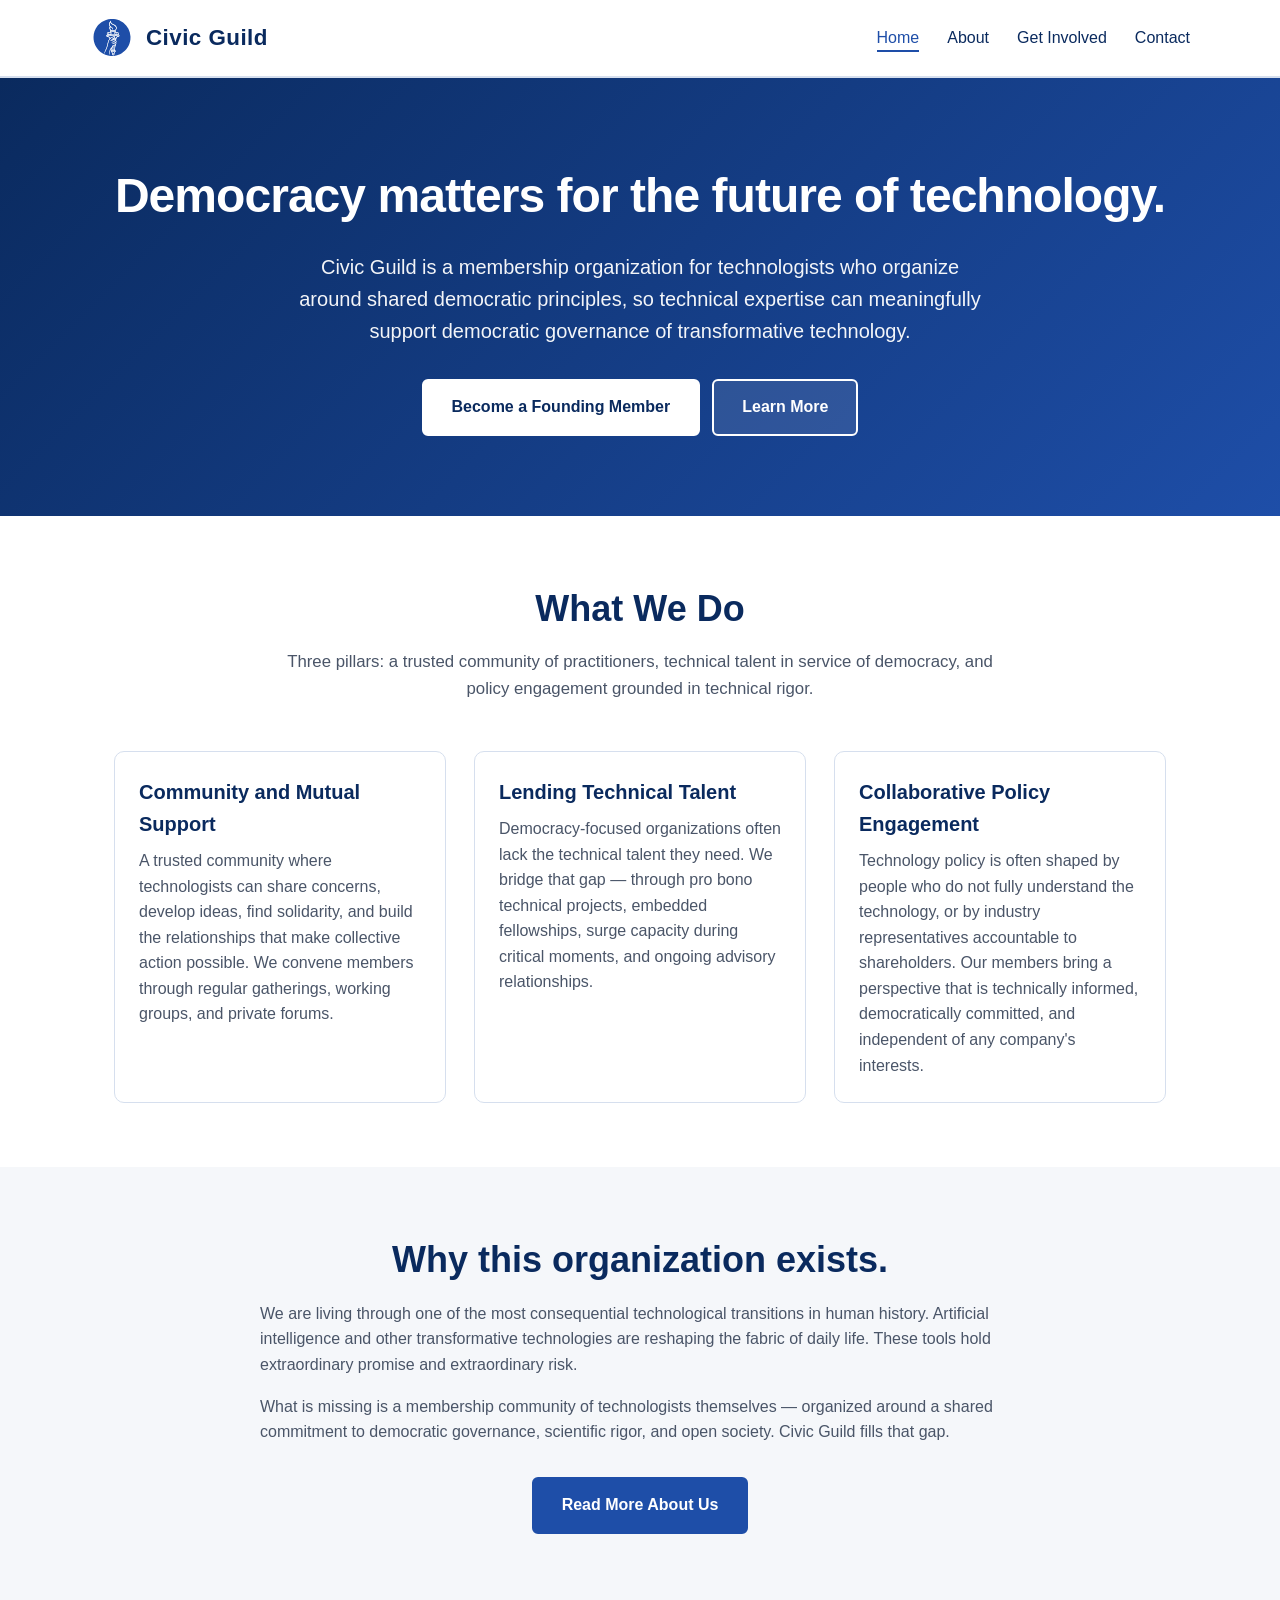
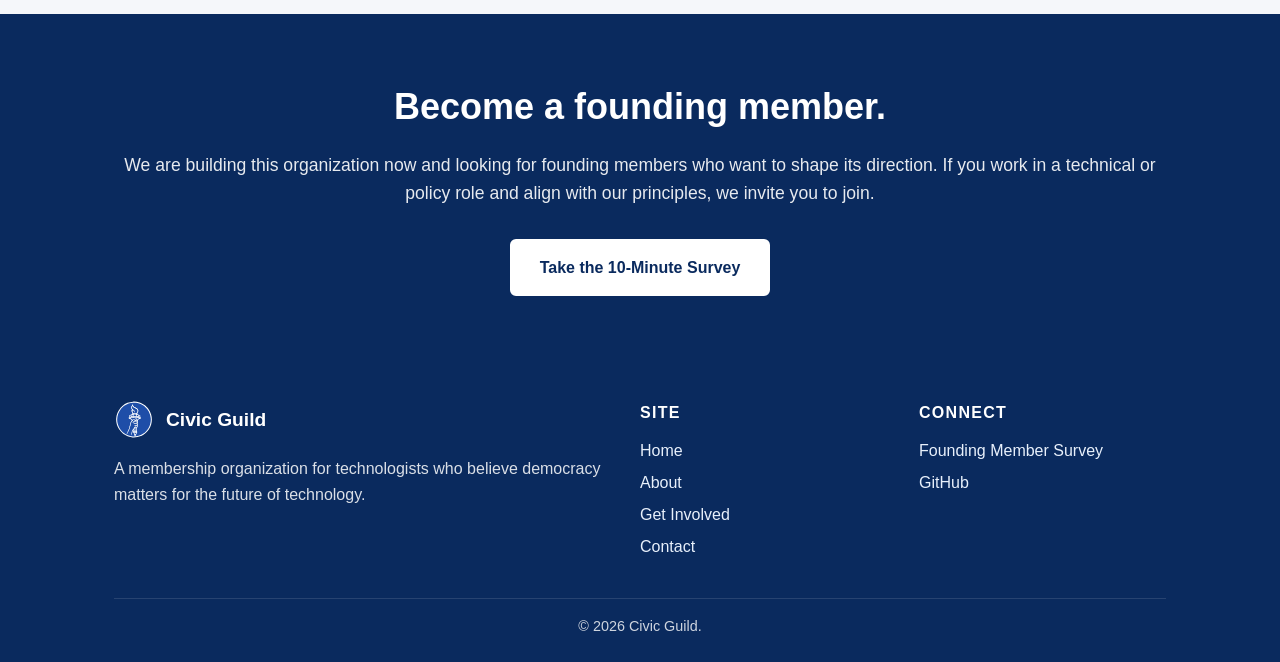
<file: index.html>
<!DOCTYPE html>
<html lang="en">
<head>
  <meta charset="UTF-8">
  <meta name="viewport" content="width=device-width, initial-scale=1.0">
  <title>Civic Guild — Technologists for democracy</title>
  <meta name="description" content="Civic Guild is a membership organization for technologists who believe democracy matters for the future of technology.">
  <link rel="stylesheet" href="styles.css">
  <link rel="icon" type="image/svg+xml" href="logo.svg">
</head>
<body>
  <header>
    <div class="container nav">
      <a href="index.html" class="brand">
        <img src="logo.svg" alt="Civic Guild logo">
        <span>Civic Guild</span>
      </a>
      <nav>
        <ul>
          <li><a href="index.html" class="active">Home</a></li>
          <li><a href="about.html">About</a></li>
          <li><a href="get-involved.html">Get Involved</a></li>
          <li><a href="contact.html">Contact</a></li>
        </ul>
      </nav>
    </div>
  </header>

  <section class="hero">
    <div class="container">
      <h1>Democracy matters for the future of technology.</h1>
      <p>Civic Guild is a membership organization for technologists who organize around shared democratic principles, so technical expertise can meaningfully support democratic governance of transformative technology.</p>
      <div class="hero-actions">
        <a href="https://forms.gle/yZCC8qR3nvp6RT1eA" class="btn">Become a Founding Member</a>
        <a href="about.html" class="btn btn-ghost">Learn More</a>
      </div>
    </div>
  </section>

  <section>
    <div class="container">
      <h2 class="section-title">What We Do</h2>
      <p class="section-subtitle">Three pillars: a trusted community of practitioners, technical talent in service of democracy, and policy engagement grounded in technical rigor.</p>
      <div class="grid">
        <div class="card">
          <div class="card-body">
            <h3>Community and Mutual Support</h3>
            <p>A trusted community where technologists can share concerns, develop ideas, find solidarity, and build the relationships that make collective action possible. We convene members through regular gatherings, working groups, and private forums.</p>
          </div>
        </div>
        <div class="card">
          <div class="card-body">
            <h3>Lending Technical Talent</h3>
            <p>Democracy-focused organizations often lack the technical talent they need. We bridge that gap — through pro bono technical projects, embedded fellowships, surge capacity during critical moments, and ongoing advisory relationships.</p>
          </div>
        </div>
        <div class="card">
          <div class="card-body">
            <h3>Collaborative Policy Engagement</h3>
            <p>Technology policy is often shaped by people who do not fully understand the technology, or by industry representatives accountable to shareholders. Our members bring a perspective that is technically informed, democratically committed, and independent of any company's interests.</p>
          </div>
        </div>
      </div>
    </div>
  </section>

  <section class="bg-light">
    <div class="container">
      <h2 class="section-title">Why this organization exists.</h2>
      <div class="article-body">
        <p>We are living through one of the most consequential technological transitions in human history. Artificial intelligence and other transformative technologies are reshaping the fabric of daily life. These tools hold extraordinary promise and extraordinary risk.</p>
        <p>What is missing is a membership community of technologists themselves — organized around a shared commitment to democratic governance, scientific rigor, and open society. Civic Guild fills that gap.</p>
        <p style="text-align: center; margin-top: 2rem;">
          <a href="about.html" class="btn btn-primary">Read More About Us</a>
        </p>
      </div>
    </div>
  </section>

  <section class="cta">
    <div class="container">
      <h2>Become a founding member.</h2>
      <p>We are building this organization now and looking for founding members who want to shape its direction. If you work in a technical or policy role and align with our principles, we invite you to join.</p>
      <a href="https://forms.gle/yZCC8qR3nvp6RT1eA" class="btn">Take the 10-Minute Survey</a>
    </div>
  </section>

  <footer>
    <div class="container">
      <div class="footer-grid">
        <div>
          <div class="footer-brand">
            <img src="logo.svg" alt="Civic Guild logo">
            <strong>Civic Guild</strong>
          </div>
          <p style="opacity: 0.85;">A membership organization for technologists who believe democracy matters for the future of technology.</p>
        </div>
        <div>
          <h4>Site</h4>
          <ul>
            <li><a href="index.html">Home</a></li>
            <li><a href="about.html">About</a></li>
            <li><a href="get-involved.html">Get Involved</a></li>
            <li><a href="contact.html">Contact</a></li>
          </ul>
        </div>
        <div>
          <h4>Connect</h4>
          <ul>
            <li><a href="https://forms.gle/yZCC8qR3nvp6RT1eA">Founding Member Survey</a></li>
            <li><a href="https://github.com/civicguild">GitHub</a></li>
          </ul>
        </div>
      </div>
      <div class="footer-bottom">
        &copy; 2026 Civic Guild.
      </div>
    </div>
  </footer>
</body>
</html>
</file>
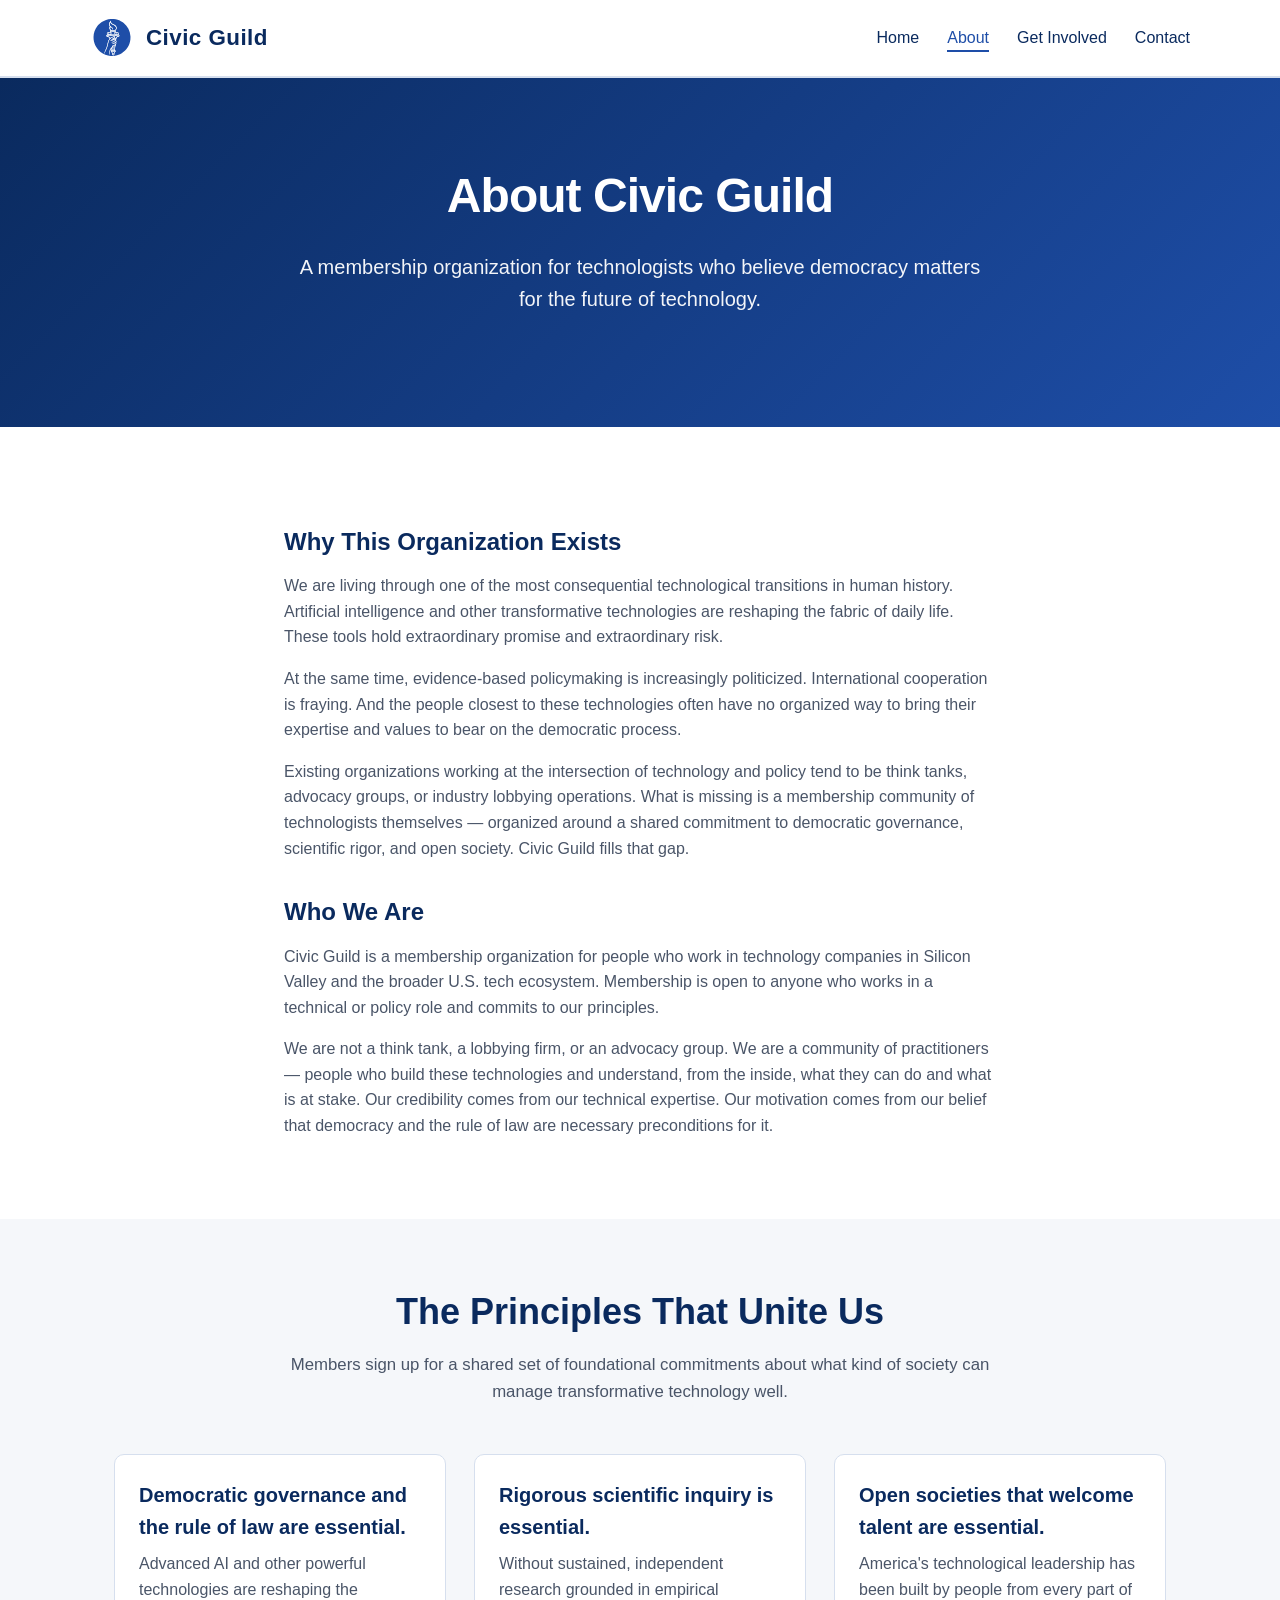
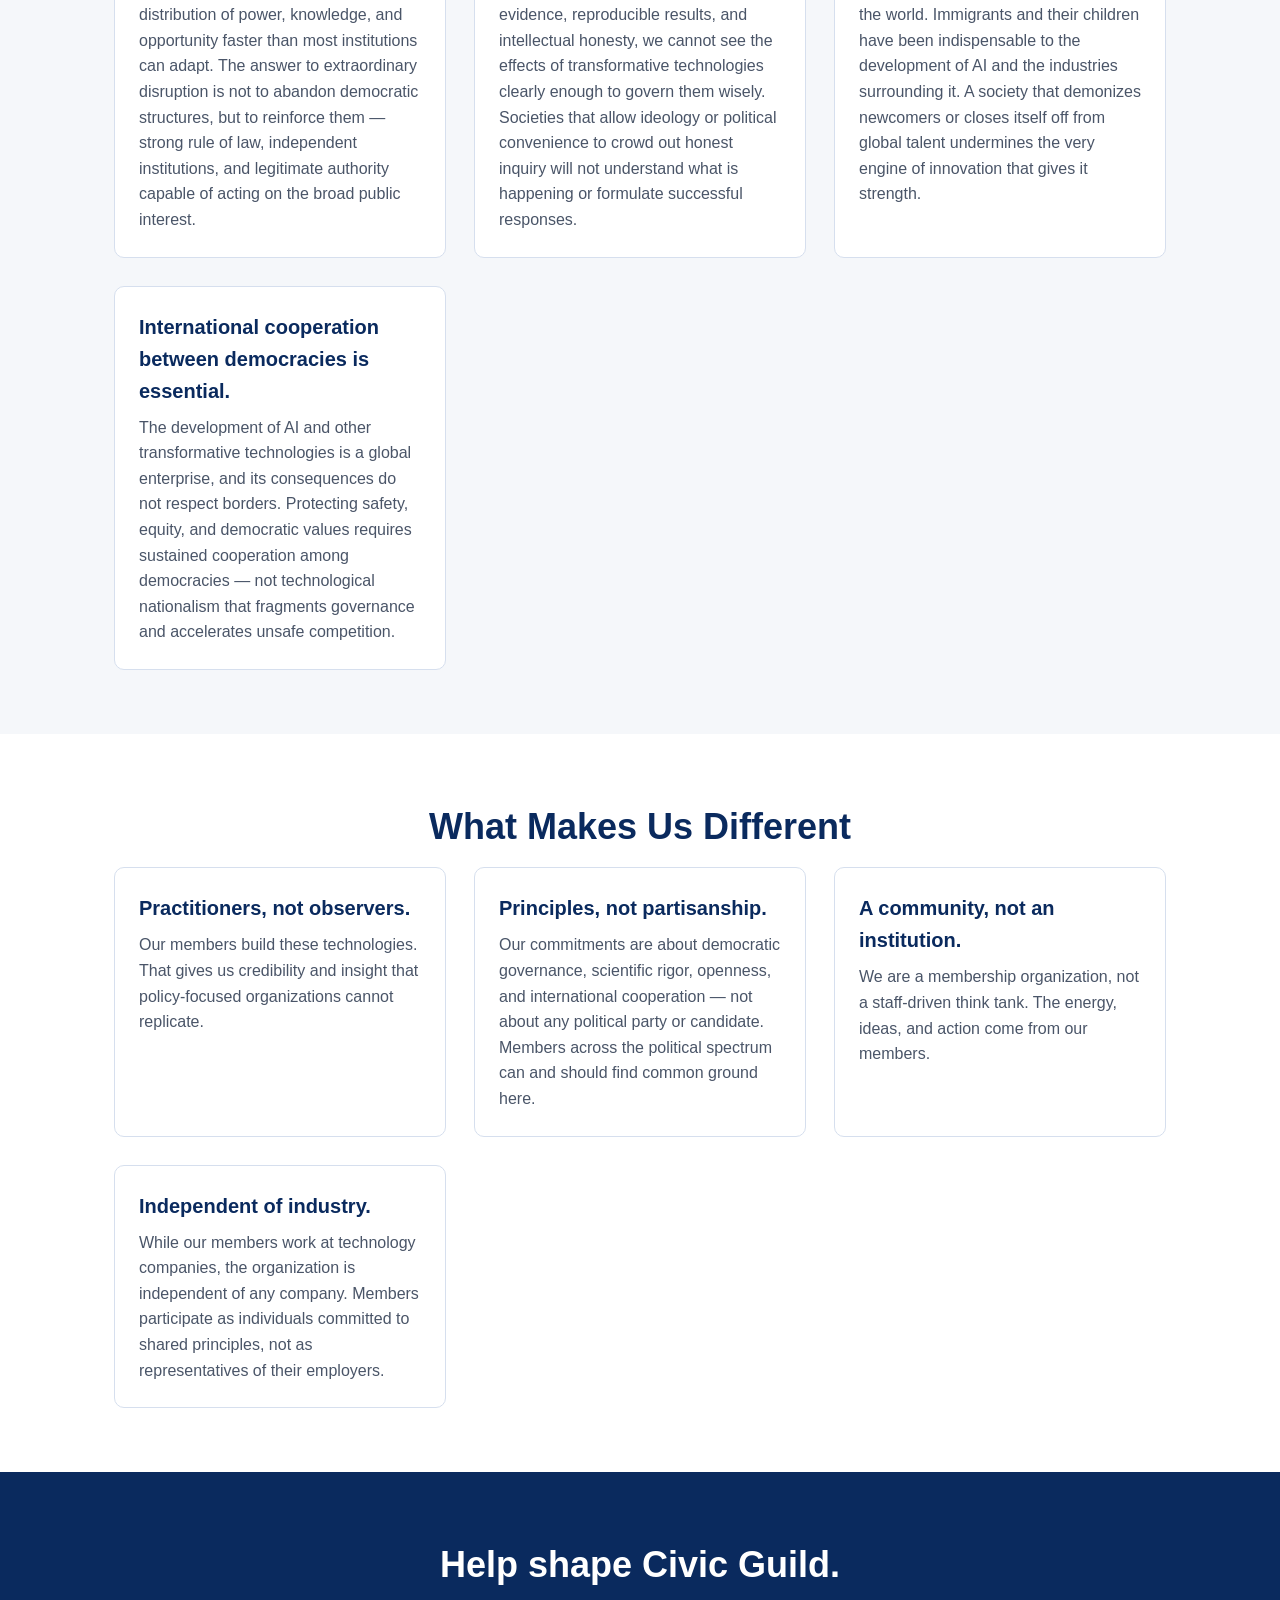
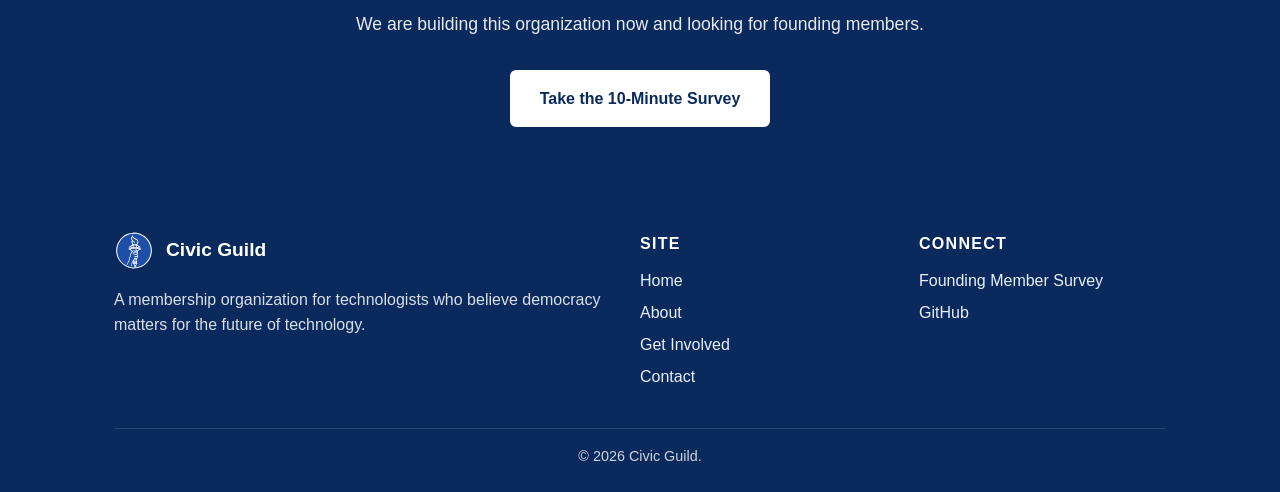
<file: about.html>
<!DOCTYPE html>
<html lang="en">
<head>
  <meta charset="UTF-8">
  <meta name="viewport" content="width=device-width, initial-scale=1.0">
  <title>About — Civic Guild</title>
  <meta name="description" content="Civic Guild is a membership organization for technologists who believe democracy matters for the future of technology.">
  <link rel="stylesheet" href="styles.css">
  <link rel="icon" type="image/svg+xml" href="logo.svg">
</head>
<body>
  <header>
    <div class="container nav">
      <a href="index.html" class="brand">
        <img src="logo.svg" alt="Civic Guild logo">
        <span>Civic Guild</span>
      </a>
      <nav>
        <ul>
          <li><a href="index.html">Home</a></li>
          <li><a href="about.html" class="active">About</a></li>
          <li><a href="get-involved.html">Get Involved</a></li>
          <li><a href="contact.html">Contact</a></li>
        </ul>
      </nav>
    </div>
  </header>

  <section class="hero">
    <div class="container">
      <h1>About Civic Guild</h1>
      <p>A membership organization for technologists who believe democracy matters for the future of technology.</p>
    </div>
  </section>

  <section>
    <div class="container article-body">
      <h2>Why This Organization Exists</h2>
      <p>We are living through one of the most consequential technological transitions in human history. Artificial intelligence and other transformative technologies are reshaping the fabric of daily life. These tools hold extraordinary promise and extraordinary risk.</p>
      <p>At the same time, evidence-based policymaking is increasingly politicized. International cooperation is fraying. And the people closest to these technologies often have no organized way to bring their expertise and values to bear on the democratic process.</p>
      <p>Existing organizations working at the intersection of technology and policy tend to be think tanks, advocacy groups, or industry lobbying operations. What is missing is a membership community of technologists themselves — organized around a shared commitment to democratic governance, scientific rigor, and open society. Civic Guild fills that gap.</p>

      <h2>Who We Are</h2>
      <p>Civic Guild is a membership organization for people who work in technology companies in Silicon Valley and the broader U.S. tech ecosystem. Membership is open to anyone who works in a technical or policy role and commits to our principles.</p>
      <p>We are not a think tank, a lobbying firm, or an advocacy group. We are a community of practitioners — people who build these technologies and understand, from the inside, what they can do and what is at stake. Our credibility comes from our technical expertise. Our motivation comes from our belief that democracy and the rule of law are necessary preconditions for it.</p>
    </div>
  </section>

  <section class="bg-light">
    <div class="container">
      <h2 class="section-title">The Principles That Unite Us</h2>
      <p class="section-subtitle">Members sign up for a shared set of foundational commitments about what kind of society can manage transformative technology well.</p>
      <div class="grid">
        <div class="card">
          <div class="card-body">
            <h3>Democratic governance and the rule of law are essential.</h3>
            <p>Advanced AI and other powerful technologies are reshaping the distribution of power, knowledge, and opportunity faster than most institutions can adapt. The answer to extraordinary disruption is not to abandon democratic structures, but to reinforce them — strong rule of law, independent institutions, and legitimate authority capable of acting on the broad public interest.</p>
          </div>
        </div>
        <div class="card">
          <div class="card-body">
            <h3>Rigorous scientific inquiry is essential.</h3>
            <p>Without sustained, independent research grounded in empirical evidence, reproducible results, and intellectual honesty, we cannot see the effects of transformative technologies clearly enough to govern them wisely. Societies that allow ideology or political convenience to crowd out honest inquiry will not understand what is happening or formulate successful responses.</p>
          </div>
        </div>
        <div class="card">
          <div class="card-body">
            <h3>Open societies that welcome talent are essential.</h3>
            <p>America's technological leadership has been built by people from every part of the world. Immigrants and their children have been indispensable to the development of AI and the industries surrounding it. A society that demonizes newcomers or closes itself off from global talent undermines the very engine of innovation that gives it strength.</p>
          </div>
        </div>
        <div class="card">
          <div class="card-body">
            <h3>International cooperation between democracies is essential.</h3>
            <p>The development of AI and other transformative technologies is a global enterprise, and its consequences do not respect borders. Protecting safety, equity, and democratic values requires sustained cooperation among democracies — not technological nationalism that fragments governance and accelerates unsafe competition.</p>
          </div>
        </div>
      </div>
    </div>
  </section>

  <section>
    <div class="container">
      <h2 class="section-title">What Makes Us Different</h2>
      <div class="grid">
        <div class="card">
          <div class="card-body">
            <h3>Practitioners, not observers.</h3>
            <p>Our members build these technologies. That gives us credibility and insight that policy-focused organizations cannot replicate.</p>
          </div>
        </div>
        <div class="card">
          <div class="card-body">
            <h3>Principles, not partisanship.</h3>
            <p>Our commitments are about democratic governance, scientific rigor, openness, and international cooperation — not about any political party or candidate. Members across the political spectrum can and should find common ground here.</p>
          </div>
        </div>
        <div class="card">
          <div class="card-body">
            <h3>A community, not an institution.</h3>
            <p>We are a membership organization, not a staff-driven think tank. The energy, ideas, and action come from our members.</p>
          </div>
        </div>
        <div class="card">
          <div class="card-body">
            <h3>Independent of industry.</h3>
            <p>While our members work at technology companies, the organization is independent of any company. Members participate as individuals committed to shared principles, not as representatives of their employers.</p>
          </div>
        </div>
      </div>
    </div>
  </section>

  <section class="cta">
    <div class="container">
      <h2>Help shape Civic Guild.</h2>
      <p>We are building this organization now and looking for founding members.</p>
      <a href="https://forms.gle/yZCC8qR3nvp6RT1eA" class="btn">Take the 10-Minute Survey</a>
    </div>
  </section>

  <footer>
    <div class="container">
      <div class="footer-grid">
        <div>
          <div class="footer-brand">
            <img src="logo.svg" alt="Civic Guild logo">
            <strong>Civic Guild</strong>
          </div>
          <p style="opacity: 0.85;">A membership organization for technologists who believe democracy matters for the future of technology.</p>
        </div>
        <div>
          <h4>Site</h4>
          <ul>
            <li><a href="index.html">Home</a></li>
            <li><a href="about.html">About</a></li>
            <li><a href="get-involved.html">Get Involved</a></li>
            <li><a href="contact.html">Contact</a></li>
          </ul>
        </div>
        <div>
          <h4>Connect</h4>
          <ul>
            <li><a href="https://forms.gle/yZCC8qR3nvp6RT1eA">Founding Member Survey</a></li>
            <li><a href="https://github.com/civicguild">GitHub</a></li>
          </ul>
        </div>
      </div>
      <div class="footer-bottom">
        &copy; 2026 Civic Guild.
      </div>
    </div>
  </footer>
</body>
</html>
</file>
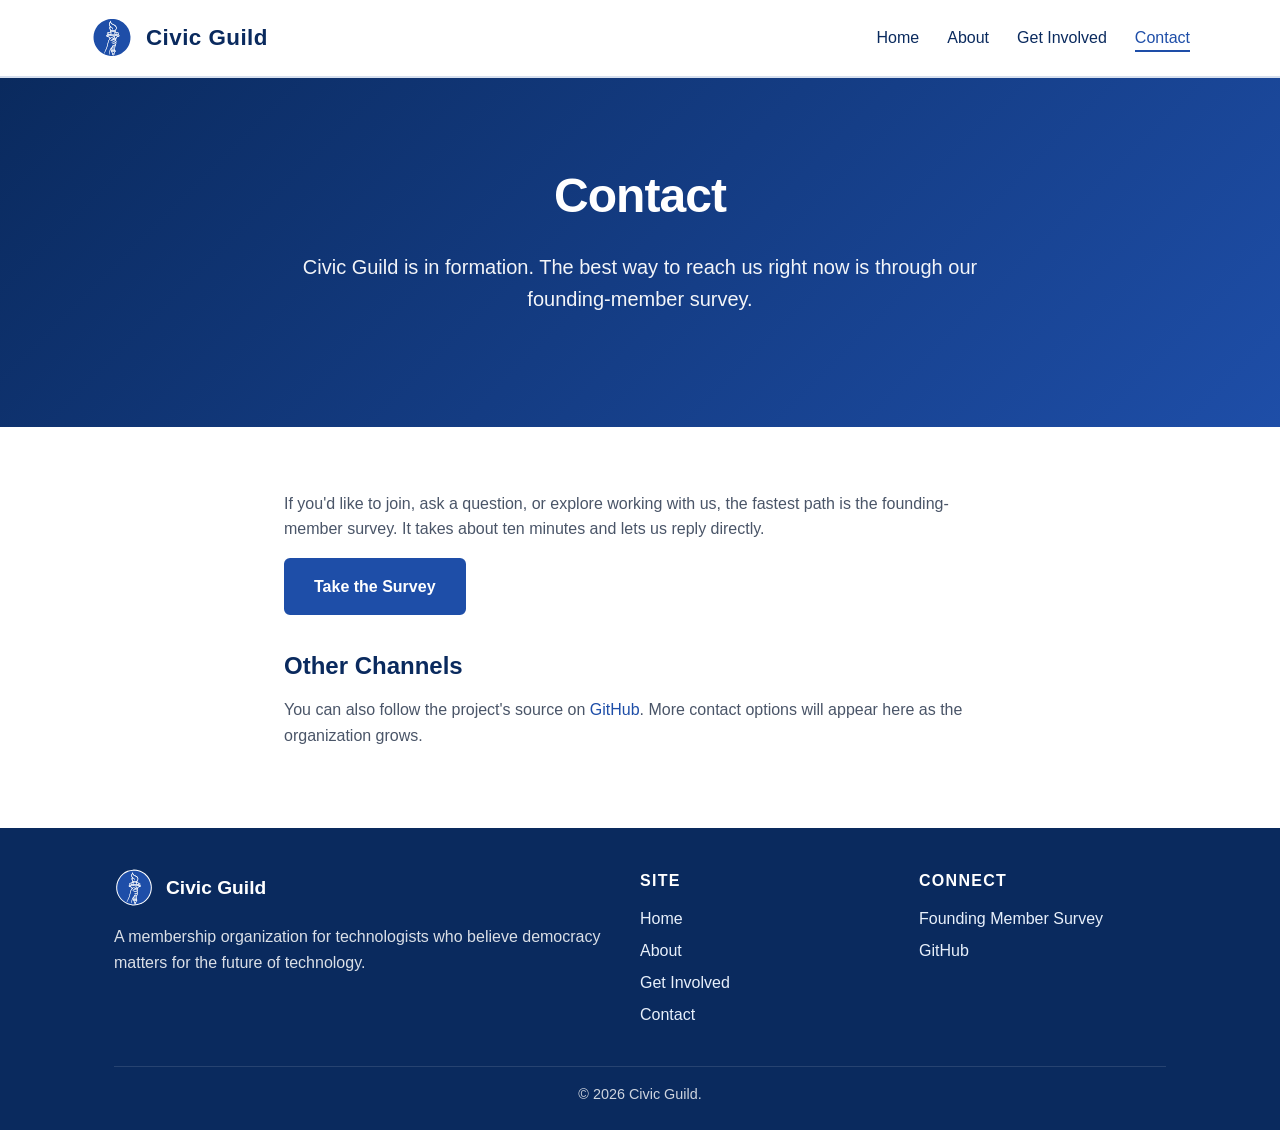
<file: contact.html>
<!DOCTYPE html>
<html lang="en">
<head>
  <meta charset="UTF-8">
  <meta name="viewport" content="width=device-width, initial-scale=1.0">
  <title>Contact — Civic Guild</title>
  <meta name="description" content="Get in touch with Civic Guild.">
  <link rel="stylesheet" href="styles.css">
  <link rel="icon" type="image/svg+xml" href="logo.svg">
</head>
<body>
  <header>
    <div class="container nav">
      <a href="index.html" class="brand">
        <img src="logo.svg" alt="Civic Guild logo">
        <span>Civic Guild</span>
      </a>
      <nav>
        <ul>
          <li><a href="index.html">Home</a></li>
          <li><a href="about.html">About</a></li>
          <li><a href="get-involved.html">Get Involved</a></li>
          <li><a href="contact.html" class="active">Contact</a></li>
        </ul>
      </nav>
    </div>
  </header>

  <section class="hero">
    <div class="container">
      <h1>Contact</h1>
      <p>Civic Guild is in formation. The best way to reach us right now is through our founding-member survey.</p>
    </div>
  </section>

  <section>
    <div class="container article-body">
      <p>If you'd like to join, ask a question, or explore working with us, the fastest path is the founding-member survey. It takes about ten minutes and lets us reply directly.</p>
      <p><a href="https://forms.gle/yZCC8qR3nvp6RT1eA" class="btn btn-primary">Take the Survey</a></p>

      <h2>Other Channels</h2>
      <p>You can also follow the project's source on <a href="https://github.com/civicguild">GitHub</a>. More contact options will appear here as the organization grows.</p>
    </div>
  </section>

  <footer>
    <div class="container">
      <div class="footer-grid">
        <div>
          <div class="footer-brand">
            <img src="logo.svg" alt="Civic Guild logo">
            <strong>Civic Guild</strong>
          </div>
          <p style="opacity: 0.85;">A membership organization for technologists who believe democracy matters for the future of technology.</p>
        </div>
        <div>
          <h4>Site</h4>
          <ul>
            <li><a href="index.html">Home</a></li>
            <li><a href="about.html">About</a></li>
            <li><a href="get-involved.html">Get Involved</a></li>
            <li><a href="contact.html">Contact</a></li>
          </ul>
        </div>
        <div>
          <h4>Connect</h4>
          <ul>
            <li><a href="https://forms.gle/yZCC8qR3nvp6RT1eA">Founding Member Survey</a></li>
            <li><a href="https://github.com/civicguild">GitHub</a></li>
          </ul>
        </div>
      </div>
      <div class="footer-bottom">
        &copy; 2026 Civic Guild.
      </div>
    </div>
  </footer>
</body>
</html>
</file>
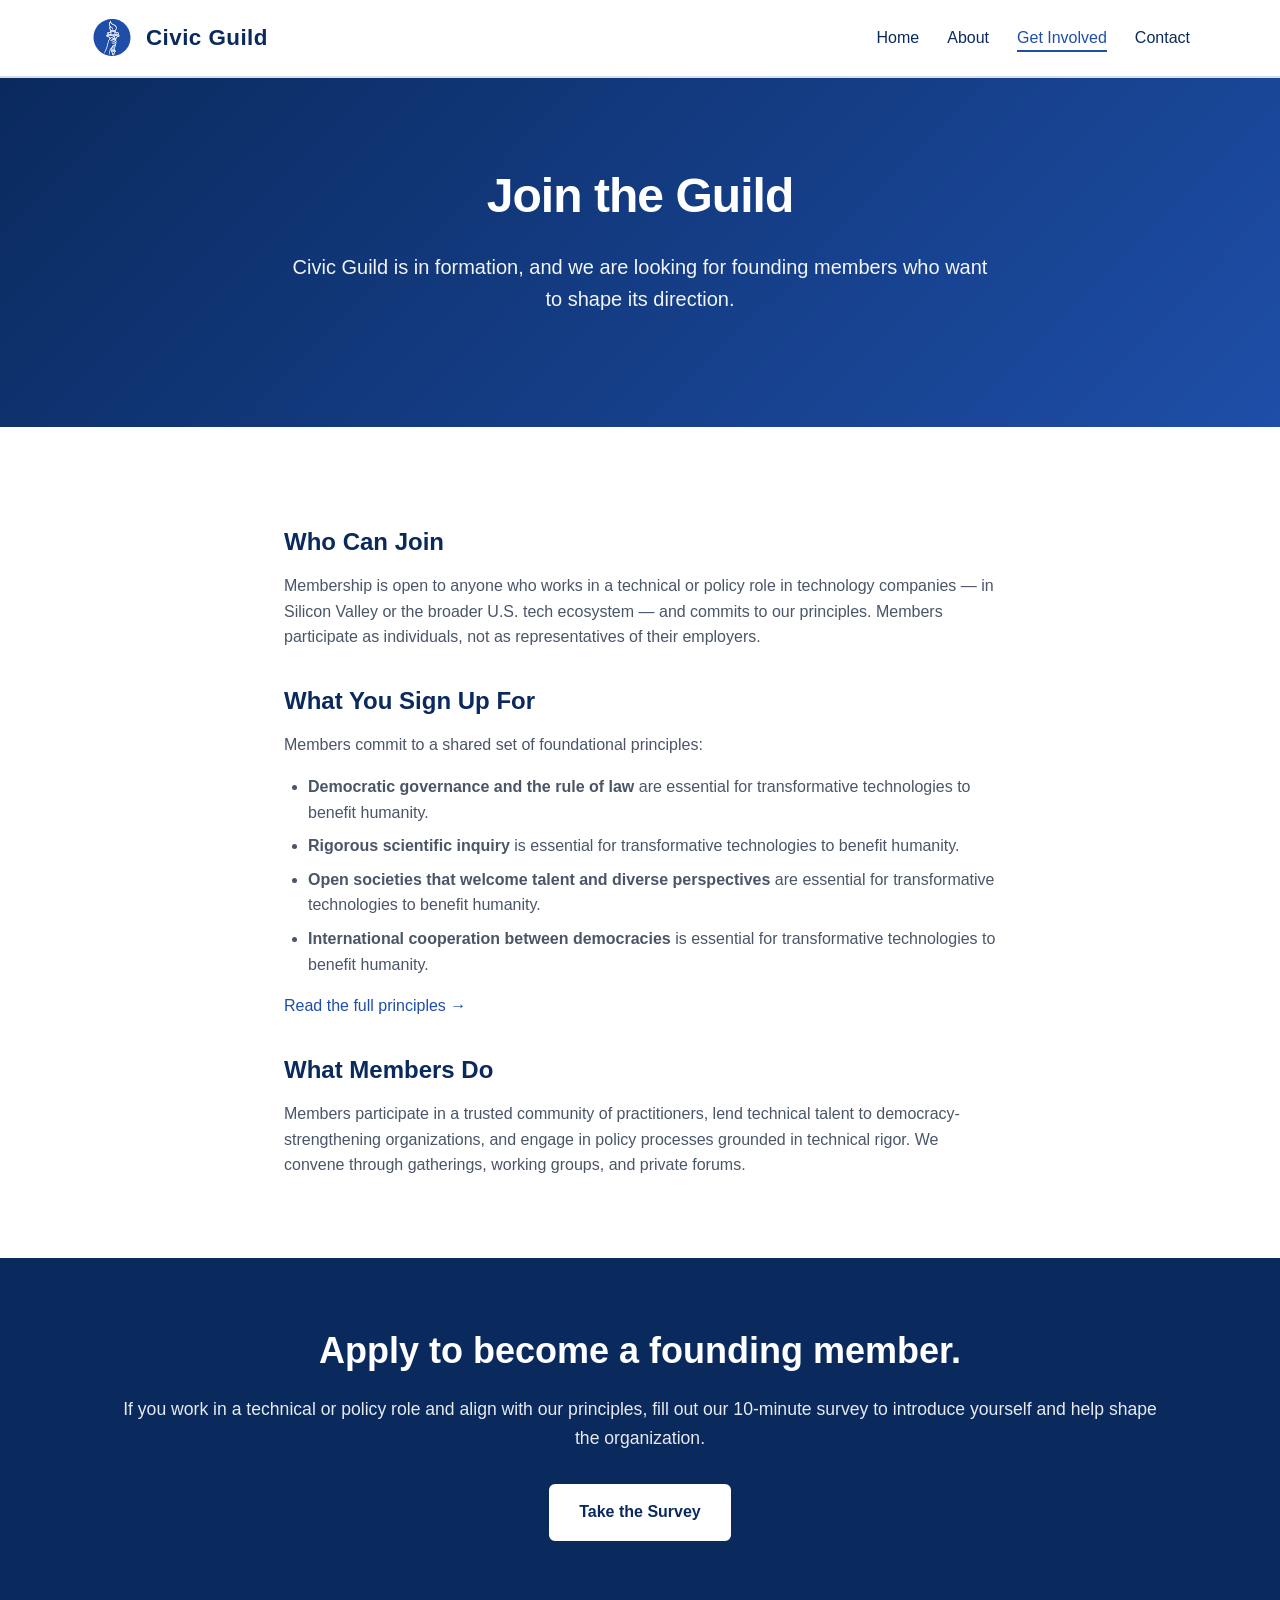
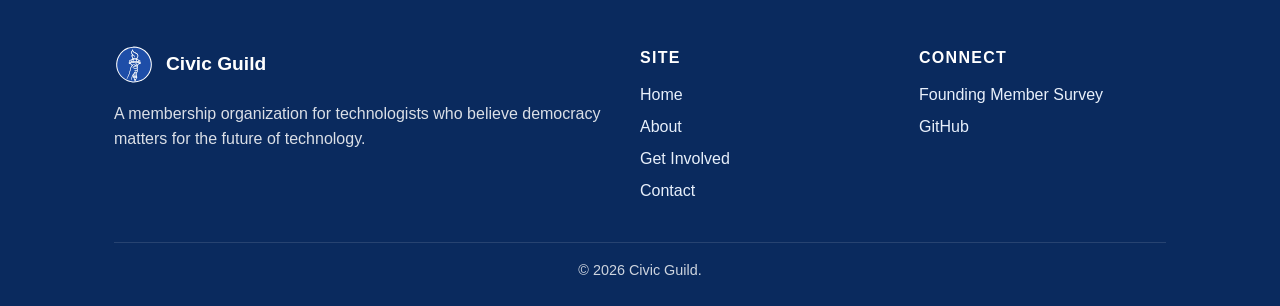
<file: get-involved.html>
<!DOCTYPE html>
<html lang="en">
<head>
  <meta charset="UTF-8">
  <meta name="viewport" content="width=device-width, initial-scale=1.0">
  <title>Get Involved — Civic Guild</title>
  <meta name="description" content="Join Civic Guild as a founding member.">
  <link rel="stylesheet" href="styles.css">
  <link rel="icon" type="image/svg+xml" href="logo.svg">
</head>
<body>
  <header>
    <div class="container nav">
      <a href="index.html" class="brand">
        <img src="logo.svg" alt="Civic Guild logo">
        <span>Civic Guild</span>
      </a>
      <nav>
        <ul>
          <li><a href="index.html">Home</a></li>
          <li><a href="about.html">About</a></li>
          <li><a href="get-involved.html" class="active">Get Involved</a></li>
          <li><a href="contact.html">Contact</a></li>
        </ul>
      </nav>
    </div>
  </header>

  <section class="hero">
    <div class="container">
      <h1>Join the Guild</h1>
      <p>Civic Guild is in formation, and we are looking for founding members who want to shape its direction.</p>
    </div>
  </section>

  <section>
    <div class="container article-body">
      <h2>Who Can Join</h2>
      <p>Membership is open to anyone who works in a technical or policy role in technology companies — in Silicon Valley or the broader U.S. tech ecosystem — and commits to our principles. Members participate as individuals, not as representatives of their employers.</p>

      <h2>What You Sign Up For</h2>
      <p>Members commit to a shared set of foundational principles:</p>
      <ul>
        <li><strong>Democratic governance and the rule of law</strong> are essential for transformative technologies to benefit humanity.</li>
        <li><strong>Rigorous scientific inquiry</strong> is essential for transformative technologies to benefit humanity.</li>
        <li><strong>Open societies that welcome talent and diverse perspectives</strong> are essential for transformative technologies to benefit humanity.</li>
        <li><strong>International cooperation between democracies</strong> is essential for transformative technologies to benefit humanity.</li>
      </ul>
      <p><a href="about.html">Read the full principles &rarr;</a></p>

      <h2>What Members Do</h2>
      <p>Members participate in a trusted community of practitioners, lend technical talent to democracy-strengthening organizations, and engage in policy processes grounded in technical rigor. We convene through gatherings, working groups, and private forums.</p>
    </div>
  </section>

  <section class="cta">
    <div class="container">
      <h2>Apply to become a founding member.</h2>
      <p>If you work in a technical or policy role and align with our principles, fill out our 10-minute survey to introduce yourself and help shape the organization.</p>
      <a href="https://forms.gle/yZCC8qR3nvp6RT1eA" class="btn">Take the Survey</a>
    </div>
  </section>

  <footer>
    <div class="container">
      <div class="footer-grid">
        <div>
          <div class="footer-brand">
            <img src="logo.svg" alt="Civic Guild logo">
            <strong>Civic Guild</strong>
          </div>
          <p style="opacity: 0.85;">A membership organization for technologists who believe democracy matters for the future of technology.</p>
        </div>
        <div>
          <h4>Site</h4>
          <ul>
            <li><a href="index.html">Home</a></li>
            <li><a href="about.html">About</a></li>
            <li><a href="get-involved.html">Get Involved</a></li>
            <li><a href="contact.html">Contact</a></li>
          </ul>
        </div>
        <div>
          <h4>Connect</h4>
          <ul>
            <li><a href="https://forms.gle/yZCC8qR3nvp6RT1eA">Founding Member Survey</a></li>
            <li><a href="https://github.com/civicguild">GitHub</a></li>
          </ul>
        </div>
      </div>
      <div class="footer-bottom">
        &copy; 2026 Civic Guild.
      </div>
    </div>
  </footer>
</body>
</html>
</file>
<file: styles.css>
:root {
  --navy: #0a2a5e;
  --blue: #1e4ea8;
  --bright-blue: #2f6fd8;
  --light-blue: #e8f0fb;
  --white: #ffffff;
  --gray: #4a5568;
  --light-gray: #f5f7fa;
  --border: #d6dfee;
}

* {
  box-sizing: border-box;
  margin: 0;
  padding: 0;
}

html {
  scroll-behavior: smooth;
}

body {
  font-family: -apple-system, BlinkMacSystemFont, "Segoe UI", Roboto, Helvetica, Arial, sans-serif;
  color: var(--navy);
  background: var(--white);
  line-height: 1.6;
}

a {
  color: var(--blue);
  text-decoration: none;
}

a:hover {
  color: var(--bright-blue);
  text-decoration: underline;
}

.container {
  max-width: 1100px;
  margin: 0 auto;
  padding: 0 1.5rem;
}

/* Header */
header {
  background: var(--white);
  border-bottom: 2px solid var(--border);
  position: sticky;
  top: 0;
  z-index: 50;
}

.nav {
  display: flex;
  align-items: center;
  justify-content: space-between;
  padding: 1rem 0;
}

.brand {
  display: flex;
  align-items: center;
  gap: 0.75rem;
  color: var(--navy);
  font-weight: 700;
  font-size: 1.4rem;
  letter-spacing: 0.02em;
}

.brand:hover {
  text-decoration: none;
  color: var(--blue);
}

.brand img {
  width: 44px;
  height: 44px;
}

nav ul {
  display: flex;
  gap: 1.75rem;
  list-style: none;
}

nav a {
  color: var(--navy);
  font-weight: 500;
}

nav a.active {
  color: var(--blue);
  border-bottom: 2px solid var(--blue);
  padding-bottom: 4px;
}

/* Hero */
.hero {
  background: linear-gradient(135deg, var(--navy) 0%, var(--blue) 100%);
  color: var(--white);
  padding: 5rem 0;
  text-align: center;
}

.hero h1 {
  font-size: 3rem;
  font-weight: 800;
  margin-bottom: 1rem;
  letter-spacing: -0.02em;
}

.hero p {
  font-size: 1.25rem;
  max-width: 700px;
  margin: 0 auto 2rem;
  opacity: 0.95;
}

.btn {
  display: inline-block;
  padding: 0.85rem 1.75rem;
  background: var(--white);
  color: var(--navy);
  border: 2px solid var(--white);
  border-radius: 6px;
  font-weight: 600;
  transition: all 0.15s ease;
  cursor: pointer;
}

.btn:hover {
  background: transparent;
  color: var(--white);
  text-decoration: none;
}

.btn-primary {
  background: var(--blue);
  color: var(--white);
  border-color: var(--blue);
}

.btn-primary:hover {
  background: var(--bright-blue);
  border-color: var(--bright-blue);
  color: var(--white);
}

.btn-outline {
  background: transparent;
  color: var(--blue);
  border-color: var(--blue);
}

.btn-outline:hover {
  background: var(--blue);
  color: var(--white);
}

.btn-ghost {
  background: rgba(255, 255, 255, 0.1);
  color: var(--white);
  border-color: var(--white);
}

.btn-ghost:hover {
  background: var(--white);
  color: var(--navy);
}

.hero-actions {
  display: flex;
  flex-wrap: wrap;
  gap: 0.75rem;
  justify-content: center;
}

/* Sections */
section {
  padding: 4rem 0;
}

.section-title {
  font-size: 2.25rem;
  text-align: center;
  margin-bottom: 0.75rem;
  color: var(--navy);
}

.section-subtitle {
  text-align: center;
  color: var(--gray);
  max-width: 720px;
  margin: 0 auto 3rem;
  font-size: 1.05rem;
}

/* Feature grid */
.grid {
  display: grid;
  grid-template-columns: repeat(auto-fit, minmax(280px, 1fr));
  gap: 1.75rem;
}

.card {
  background: var(--white);
  border: 1px solid var(--border);
  border-radius: 10px;
  overflow: hidden;
  transition: transform 0.15s ease, box-shadow 0.15s ease;
}

.card:hover {
  transform: translateY(-3px);
  box-shadow: 0 10px 24px rgba(10, 42, 94, 0.12);
}

.photo-block {
  width: 100%;
  aspect-ratio: 16 / 10;
  background: linear-gradient(135deg, var(--light-blue), var(--border));
  display: flex;
  align-items: center;
  justify-content: center;
  color: var(--blue);
  font-weight: 600;
  letter-spacing: 0.05em;
  font-size: 0.85rem;
  text-transform: uppercase;
}

.photo-block.large {
  aspect-ratio: 16 / 9;
}

.card-body {
  padding: 1.5rem;
}

.card-body h3 {
  color: var(--navy);
  margin-bottom: 0.5rem;
  font-size: 1.25rem;
}

.card-body p {
  color: var(--gray);
}

/* Alternating sections */
.bg-light {
  background: var(--light-gray);
}

.two-col {
  display: grid;
  grid-template-columns: 1fr 1fr;
  gap: 3rem;
  align-items: center;
}

.two-col h2 {
  font-size: 2rem;
  margin-bottom: 1rem;
  color: var(--navy);
}

.two-col p {
  color: var(--gray);
  margin-bottom: 1rem;
}

/* Stats */
.stats {
  display: grid;
  grid-template-columns: repeat(auto-fit, minmax(180px, 1fr));
  gap: 2rem;
  text-align: center;
}

.stat-num {
  font-size: 2.75rem;
  font-weight: 800;
  color: var(--blue);
  display: block;
}

.stat-label {
  color: var(--gray);
  text-transform: uppercase;
  letter-spacing: 0.05em;
  font-size: 0.85rem;
}

/* CTA */
.cta {
  background: var(--navy);
  color: var(--white);
  text-align: center;
}

.cta h2 {
  font-size: 2.25rem;
  margin-bottom: 1rem;
}

.cta p {
  font-size: 1.1rem;
  opacity: 0.9;
  margin-bottom: 2rem;
}

/* Form */
form {
  max-width: 600px;
  margin: 0 auto;
  display: flex;
  flex-direction: column;
  gap: 1rem;
}

label {
  font-weight: 600;
  color: var(--navy);
  margin-bottom: -0.5rem;
}

input, textarea, select {
  padding: 0.75rem 1rem;
  border: 1px solid var(--border);
  border-radius: 6px;
  font-size: 1rem;
  font-family: inherit;
}

input:focus, textarea:focus, select:focus {
  outline: none;
  border-color: var(--blue);
  box-shadow: 0 0 0 3px rgba(30, 78, 168, 0.15);
}

textarea {
  min-height: 140px;
  resize: vertical;
}

/* Article body */
.article-body {
  max-width: 760px;
  margin: 0 auto;
}

.article-body h2 {
  margin-top: 2rem;
  margin-bottom: 0.75rem;
  color: var(--navy);
}

.article-body p {
  margin-bottom: 1rem;
  color: var(--gray);
}

.article-body ul {
  margin: 0 0 1rem 1.5rem;
  color: var(--gray);
}

.article-body ul li {
  margin-bottom: 0.5rem;
}

/* Footer */
footer {
  background: var(--navy);
  color: var(--white);
  padding: 2.5rem 0 1.5rem;
}

.footer-grid {
  display: grid;
  grid-template-columns: 2fr 1fr 1fr;
  gap: 2rem;
  margin-bottom: 2rem;
}

footer h4 {
  margin-bottom: 0.75rem;
  font-size: 1rem;
  text-transform: uppercase;
  letter-spacing: 0.08em;
}

footer ul {
  list-style: none;
}

footer ul li {
  margin-bottom: 0.4rem;
}

footer a {
  color: var(--light-blue);
}

footer a:hover {
  color: var(--white);
}

.footer-bottom {
  border-top: 1px solid rgba(255, 255, 255, 0.15);
  padding-top: 1rem;
  text-align: center;
  font-size: 0.9rem;
  opacity: 0.8;
}

.footer-brand {
  display: flex;
  align-items: center;
  gap: 0.75rem;
  margin-bottom: 1rem;
}

.footer-brand img {
  width: 40px;
  height: 40px;
}

.footer-brand strong {
  font-size: 1.2rem;
}

/* Mobile */
@media (max-width: 768px) {
  header {
    position: static;
  }
  .hero {
    padding: 3.5rem 0;
  }
  .hero h1 {
    font-size: 2.1rem;
  }
  .hero p {
    font-size: 1.05rem;
  }
  section {
    padding: 3rem 0;
  }
  .nav {
    flex-direction: column;
    align-items: stretch;
    gap: 0.75rem;
  }
  .brand {
    justify-content: center;
  }
  header nav {
    width: 100%;
  }
  nav ul {
    gap: 0.5rem 1.25rem;
    flex-wrap: wrap;
    justify-content: center;
  }
  nav a.active {
    padding-bottom: 2px;
  }
  .two-col {
    grid-template-columns: 1fr;
    gap: 2rem;
  }
  .footer-grid {
    grid-template-columns: 1fr;
  }
  .section-title {
    font-size: 1.75rem;
  }
  .cta h2 {
    font-size: 1.75rem;
  }
}
</file>
